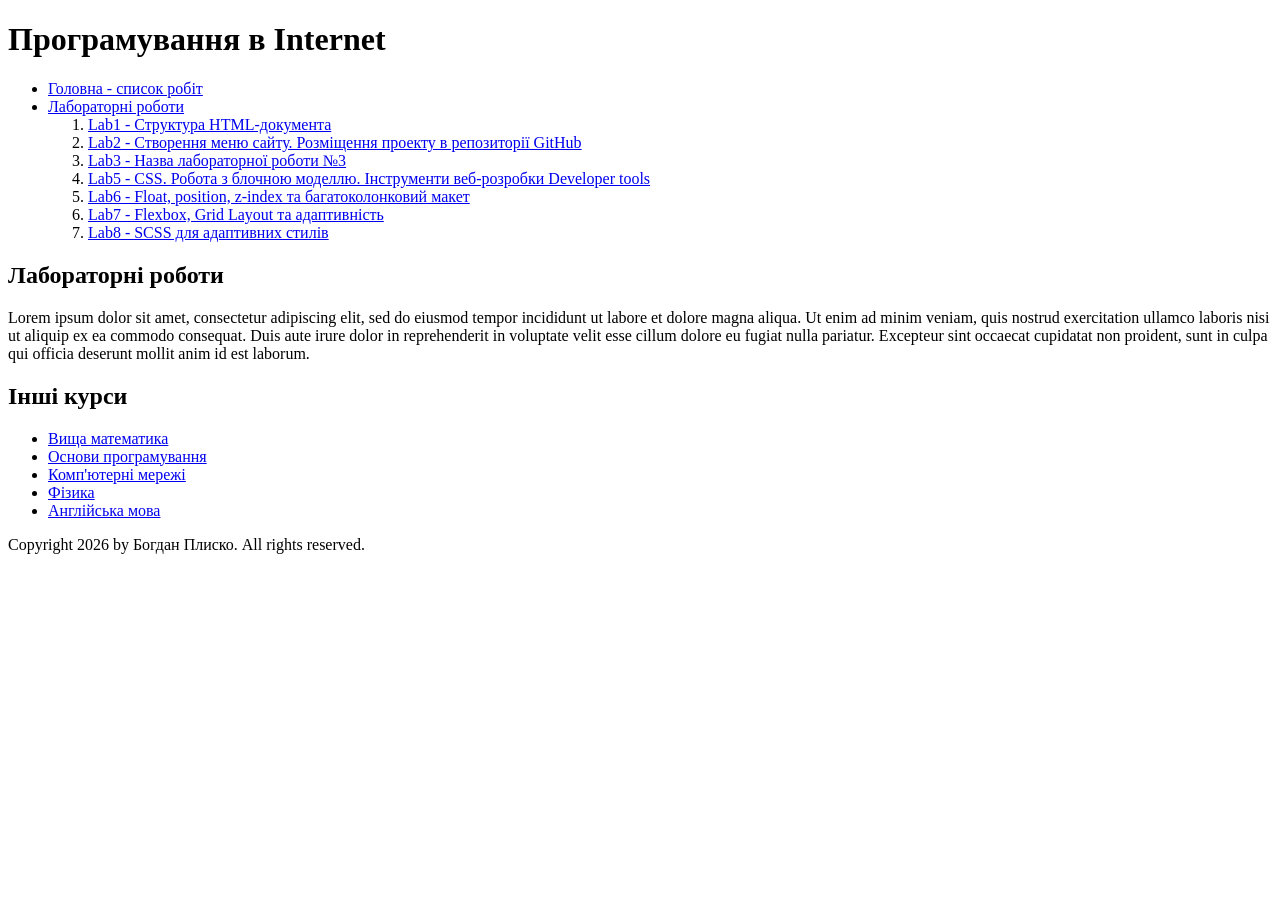
<file: index.html>
<!DOCTYPE html>
<html lang="uk">
<head>
  <meta charset="UTF-8">
  <meta name="viewport" content="width=device-width, initial-scale=1.0">
  <title>Програмування в Internet</title>
</head>
<body>
  <header>
    <h1>Програмування в Internet</h1>
  </header>

  <nav>
    <ul>
      <li><a href="/">Головна - список робіт</a></li>
      <li>
        <a href="#labs">Лабораторні роботи</a>
        <ol>
          <li><a href="/lab1/index.html">Lab1 - Структура HTML-документа</a></li>
          <li><a href="/lab2/index.html">Lab2 - Створення меню сайту. Розміщення проекту в репозиторії GitHub</a></li>
          <li><a href="/lab3/index.html">Lab3 - Назва лабораторної роботи №3</a></li>
          <li><a href="/lab5/index.html">Lab5 - CSS. Робота з блочною моделлю. Інструменти веб-розробки Developer tools</a></li>
          <li><a href="/lab6/index.html">Lab6 - Float, position, z-index та багатоколонковий макет</a></li>
          <li><a href="/lab7/index.html">Lab7 - Flexbox, Grid Layout та адаптивність</a></li>
          <li><a href="/lab8/index.html">Lab8 - SCSS для адаптивних стилів</a></li>
        </ol>
      </li>
    </ul>
  </nav>

  <main>
      <section id="labs">
        <h2>Лабораторні роботи</h2>
        <p>Lorem ipsum dolor sit amet, consectetur adipiscing elit, sed do eiusmod tempor incididunt ut labore et dolore magna aliqua. Ut enim ad minim veniam, quis nostrud exercitation ullamco laboris nisi ut aliquip ex ea commodo consequat. Duis aute irure dolor in reprehenderit in voluptate velit esse cillum dolore eu fugiat nulla pariatur. Excepteur sint occaecat cupidatat non proident, sunt in culpa qui officia deserunt mollit anim id est laborum.</p>
      </section>
  </main>
      <h2>Інші курси</h2>
      <ul>
        <li><a href="https://google.com" target="_blank">Вища математика</a></li>
        <li><a href="https://google.com" target="_blank">Основи програмування</a></li>
        <li><a href="https://google.com" target="_blank">Комп'ютерні мережі</a></li>
        <li><a href="https://google.com" target="_blank">Фізика</a></li>
        <li><a href="https://google.com" target="_blank">Англійська мова</a></li>
      </ul>
  </main>

  <footer>
    <p>Copyright 2026 by Богдан Плиско. All rights reserved.</p>
  </footer>
</body>
</html>
</file>
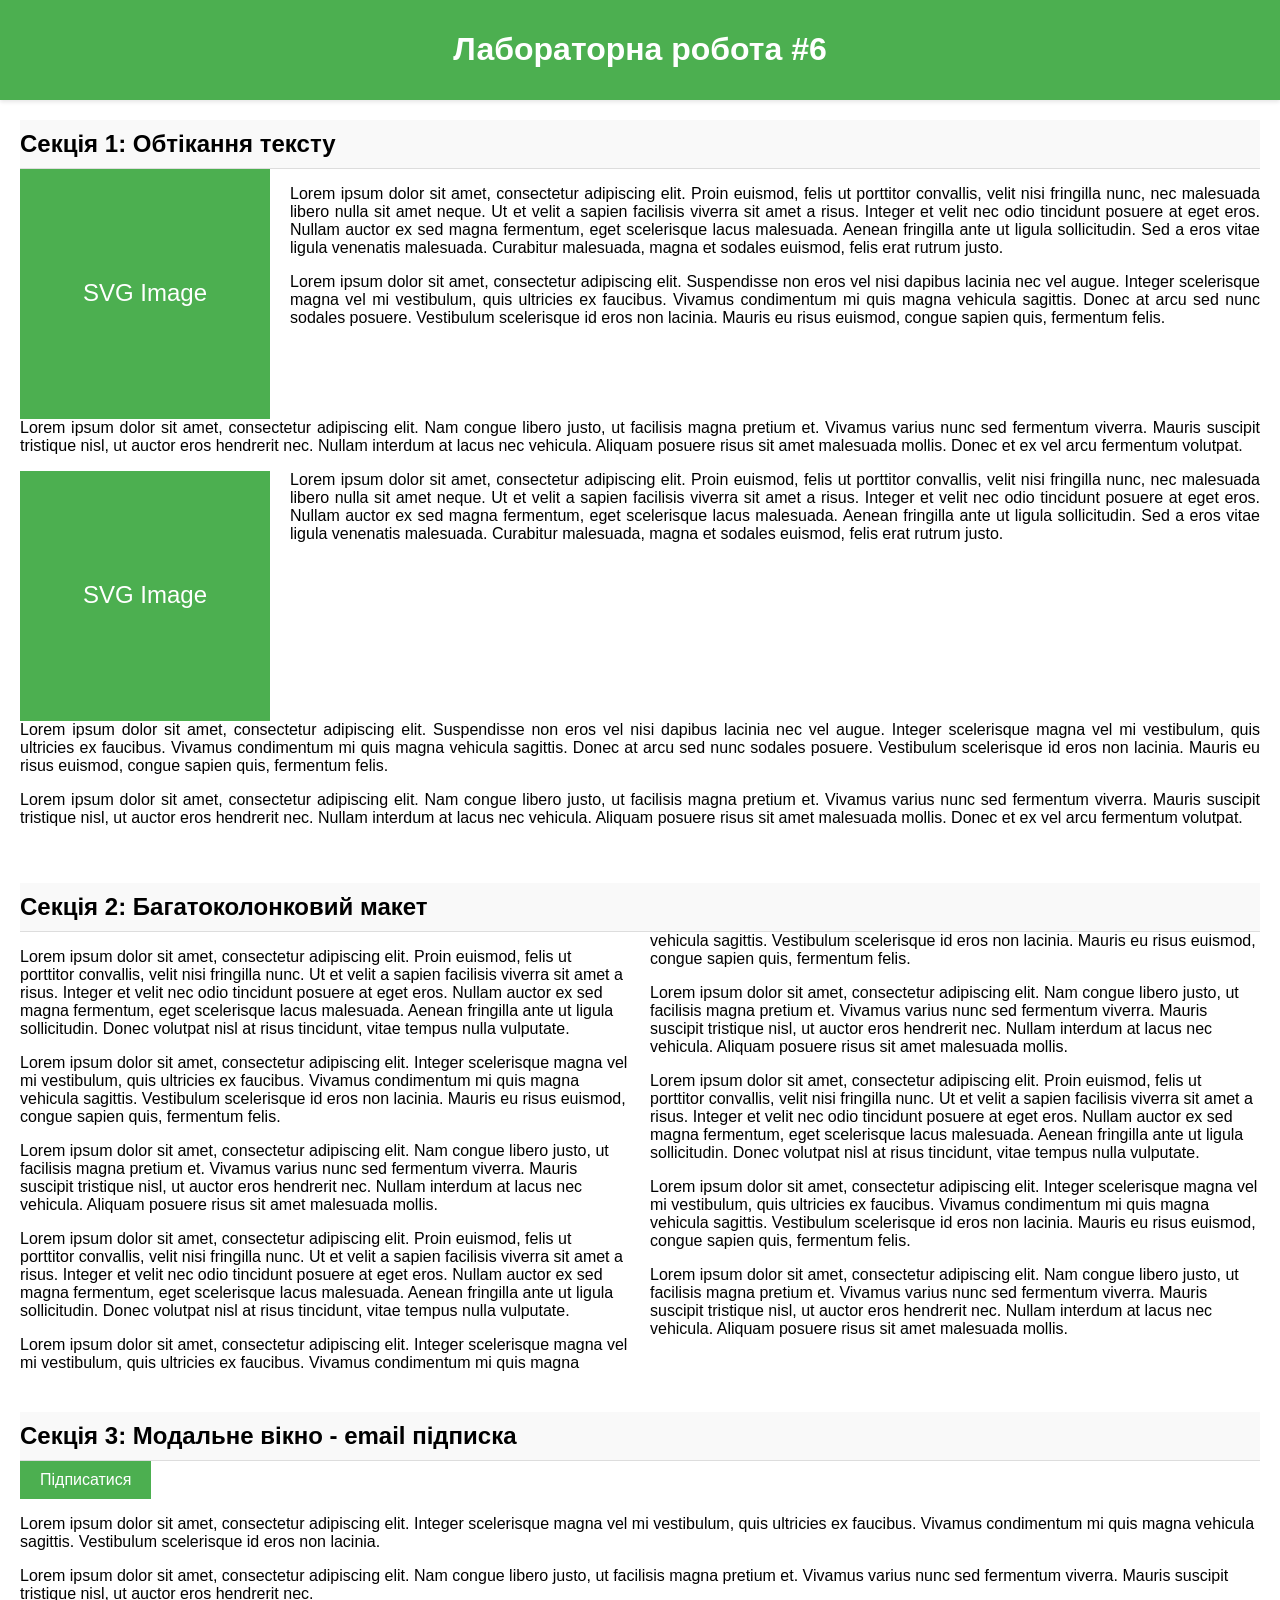
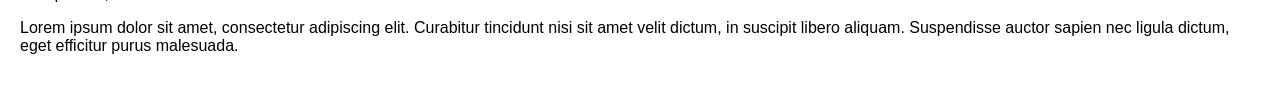
<file: lab6/index.html>
<!DOCTYPE html>
<html lang="uk">
<head>
    <meta charset="UTF-8">
    <meta name="viewport" content="width=device-width, initial-scale=1.0">
    <title>Лабораторна робота #6: floats, positioning, multicolumn layout.</title>
    <link rel="stylesheet" href="css/styles.css">
</head>
<body>
<header>
    <h1>Лабораторна робота #6</h1>
</header>

<!-- Секція 1 -->
<section id="section-1">
    <h2>Секція 1: Обтікання тексту</h2>
    <img src="img/image.svg" alt="SVG зображення">
    <p class="text">
        Lorem ipsum dolor sit amet, consectetur adipiscing elit.
        Proin euismod, felis ut porttitor convallis, velit nisi fringilla nunc, nec malesuada libero nulla sit amet neque.
        Ut et velit a sapien facilisis viverra sit amet a risus. Integer et velit nec odio tincidunt posuere at eget eros.
        Nullam auctor ex sed magna fermentum, eget scelerisque lacus malesuada. Aenean fringilla ante ut ligula sollicitudin.
        Sed a eros vitae ligula venenatis malesuada. Curabitur malesuada, magna et sodales euismod, felis erat rutrum justo.
    </p>
    <p class="text">
        Lorem ipsum dolor sit amet, consectetur adipiscing elit. Suspendisse non eros vel nisi dapibus lacinia nec vel augue.
        Integer scelerisque magna vel mi vestibulum, quis ultricies ex faucibus. Vivamus condimentum mi quis magna vehicula sagittis.
        Donec at arcu sed nunc sodales posuere. Vestibulum scelerisque id eros non lacinia. Mauris eu risus euismod, congue sapien quis,
        fermentum felis.
    </p>
    <p class="text clear">
        Lorem ipsum dolor sit amet, consectetur adipiscing elit. Nam congue libero justo, ut facilisis magna pretium et.
        Vivamus varius nunc sed fermentum viverra. Mauris suscipit tristique nisl, ut auctor eros hendrerit nec.
        Nullam interdum at lacus nec vehicula. Aliquam posuere risus sit amet malesuada mollis. Donec et ex vel arcu fermentum volutpat.
    </p>
    <img src="img/image.svg" alt="SVG зображення">
    <p class="text">
        Lorem ipsum dolor sit amet, consectetur adipiscing elit.
        Proin euismod, felis ut porttitor convallis, velit nisi fringilla nunc, nec malesuada libero nulla sit amet neque.
        Ut et velit a sapien facilisis viverra sit amet a risus. Integer et velit nec odio tincidunt posuere at eget eros.
        Nullam auctor ex sed magna fermentum, eget scelerisque lacus malesuada. Aenean fringilla ante ut ligula sollicitudin.
        Sed a eros vitae ligula venenatis malesuada. Curabitur malesuada, magna et sodales euismod, felis erat rutrum justo.
    </p>
    <p class="text clear">
        Lorem ipsum dolor sit amet, consectetur adipiscing elit. Suspendisse non eros vel nisi dapibus lacinia nec vel augue.
        Integer scelerisque magna vel mi vestibulum, quis ultricies ex faucibus. Vivamus condimentum mi quis magna vehicula sagittis.
        Donec at arcu sed nunc sodales posuere. Vestibulum scelerisque id eros non lacinia. Mauris eu risus euismod, congue sapien quis,
        fermentum felis.
    </p>
    <p class="text">
        Lorem ipsum dolor sit amet, consectetur adipiscing elit. Nam congue libero justo, ut facilisis magna pretium et.
        Vivamus varius nunc sed fermentum viverra. Mauris suscipit tristique nisl, ut auctor eros hendrerit nec.
        Nullam interdum at lacus nec vehicula. Aliquam posuere risus sit amet malesuada mollis. Donec et ex vel arcu fermentum volutpat.
    </p>
</section>

<!-- Секція 2 -->
<section id="section-2">
    <h2>Секція 2: Багатоколонковий макет</h2>
    <div class="multicolumn-text">
        <p>
            Lorem ipsum dolor sit amet, consectetur adipiscing elit. Proin euismod, felis ut porttitor convallis, velit nisi fringilla nunc.
            Ut et velit a sapien facilisis viverra sit amet a risus. Integer et velit nec odio tincidunt posuere at eget eros.
            Nullam auctor ex sed magna fermentum, eget scelerisque lacus malesuada. Aenean fringilla ante ut ligula sollicitudin.
            Donec volutpat nisl at risus tincidunt, vitae tempus nulla vulputate.
        </p>
        <p>
            Lorem ipsum dolor sit amet, consectetur adipiscing elit. Integer scelerisque magna vel mi vestibulum, quis ultricies ex faucibus.
            Vivamus condimentum mi quis magna vehicula sagittis. Vestibulum scelerisque id eros non lacinia. Mauris eu risus euismod,
            congue sapien quis, fermentum felis.
        </p>
        <p>
            Lorem ipsum dolor sit amet, consectetur adipiscing elit. Nam congue libero justo, ut facilisis magna pretium et.
            Vivamus varius nunc sed fermentum viverra. Mauris suscipit tristique nisl, ut auctor eros hendrerit nec.
            Nullam interdum at lacus nec vehicula. Aliquam posuere risus sit amet malesuada mollis.
        </p>
        <p>
            Lorem ipsum dolor sit amet, consectetur adipiscing elit. Proin euismod, felis ut porttitor convallis, velit nisi fringilla nunc.
            Ut et velit a sapien facilisis viverra sit amet a risus. Integer et velit nec odio tincidunt posuere at eget eros.
            Nullam auctor ex sed magna fermentum, eget scelerisque lacus malesuada. Aenean fringilla ante ut ligula sollicitudin.
            Donec volutpat nisl at risus tincidunt, vitae tempus nulla vulputate.
        </p>
        <p>
            Lorem ipsum dolor sit amet, consectetur adipiscing elit. Integer scelerisque magna vel mi vestibulum, quis ultricies ex faucibus.
            Vivamus condimentum mi quis magna vehicula sagittis. Vestibulum scelerisque id eros non lacinia. Mauris eu risus euismod,
            congue sapien quis, fermentum felis.
        </p>
        <p>
            Lorem ipsum dolor sit amet, consectetur adipiscing elit. Nam congue libero justo, ut facilisis magna pretium et.
            Vivamus varius nunc sed fermentum viverra. Mauris suscipit tristique nisl, ut auctor eros hendrerit nec.
            Nullam interdum at lacus nec vehicula. Aliquam posuere risus sit amet malesuada mollis.
        </p>
        <p>
            Lorem ipsum dolor sit amet, consectetur adipiscing elit. Proin euismod, felis ut porttitor convallis, velit nisi fringilla nunc.
            Ut et velit a sapien facilisis viverra sit amet a risus. Integer et velit nec odio tincidunt posuere at eget eros.
            Nullam auctor ex sed magna fermentum, eget scelerisque lacus malesuada. Aenean fringilla ante ut ligula sollicitudin.
            Donec volutpat nisl at risus tincidunt, vitae tempus nulla vulputate.
        </p>
        <p>
            Lorem ipsum dolor sit amet, consectetur adipiscing elit. Integer scelerisque magna vel mi vestibulum, quis ultricies ex faucibus.
            Vivamus condimentum mi quis magna vehicula sagittis. Vestibulum scelerisque id eros non lacinia. Mauris eu risus euismod,
            congue sapien quis, fermentum felis.
        </p>
        <p>
            Lorem ipsum dolor sit amet, consectetur adipiscing elit. Nam congue libero justo, ut facilisis magna pretium et.
            Vivamus varius nunc sed fermentum viverra. Mauris suscipit tristique nisl, ut auctor eros hendrerit nec.
            Nullam interdum at lacus nec vehicula. Aliquam posuere risus sit amet malesuada mollis.
        </p>
    </div>
</section>

<!-- Секція 3 -->
<section id="section-3">
    <h2>Секція 3: Модальне вікно - email підписка</h2>
    <button id="subscribe-button">Підписатися</button>
    <p>
        Lorem ipsum dolor sit amet, consectetur adipiscing elit. Integer scelerisque magna vel mi vestibulum, quis ultricies ex faucibus.
        Vivamus condimentum mi quis magna vehicula sagittis. Vestibulum scelerisque id eros non lacinia.
    </p>
    <p>
        Lorem ipsum dolor sit amet, consectetur adipiscing elit. Nam congue libero justo, ut facilisis magna pretium et.
        Vivamus varius nunc sed fermentum viverra. Mauris suscipit tristique nisl, ut auctor eros hendrerit nec.
    </p>
    <p>
        Lorem ipsum dolor sit amet, consectetur adipiscing elit. Curabitur tincidunt nisi sit amet velit dictum, in suscipit libero aliquam.
        Suspendisse auctor sapien nec ligula dictum, eget efficitur purus malesuada.
    </p>
</section>

<!-- Модальне вікно -->
<div id="modal" class="hidden">
    <div class="modal-content">
        <form id="subscribe-form">
            <label for="email">Введіть вашу електронну пошту:</label>
            <input type="email" id="email" name="email" required>
            <button type="submit">Зберегти</button>
        </form>
    </div>
</div>

<!-- JavaScript -->
<script>
    const subscribeButton = document.getElementById("subscribe-button");
    const modal = document.getElementById("modal");

    subscribeButton.addEventListener("click", () => {
        modal.classList.remove("hidden");
    });

    modal.addEventListener("click", (event) => {
        if (event.target === modal) {
            modal.classList.add("hidden");
        }
    });
</script>
</body>
</html>
</file>
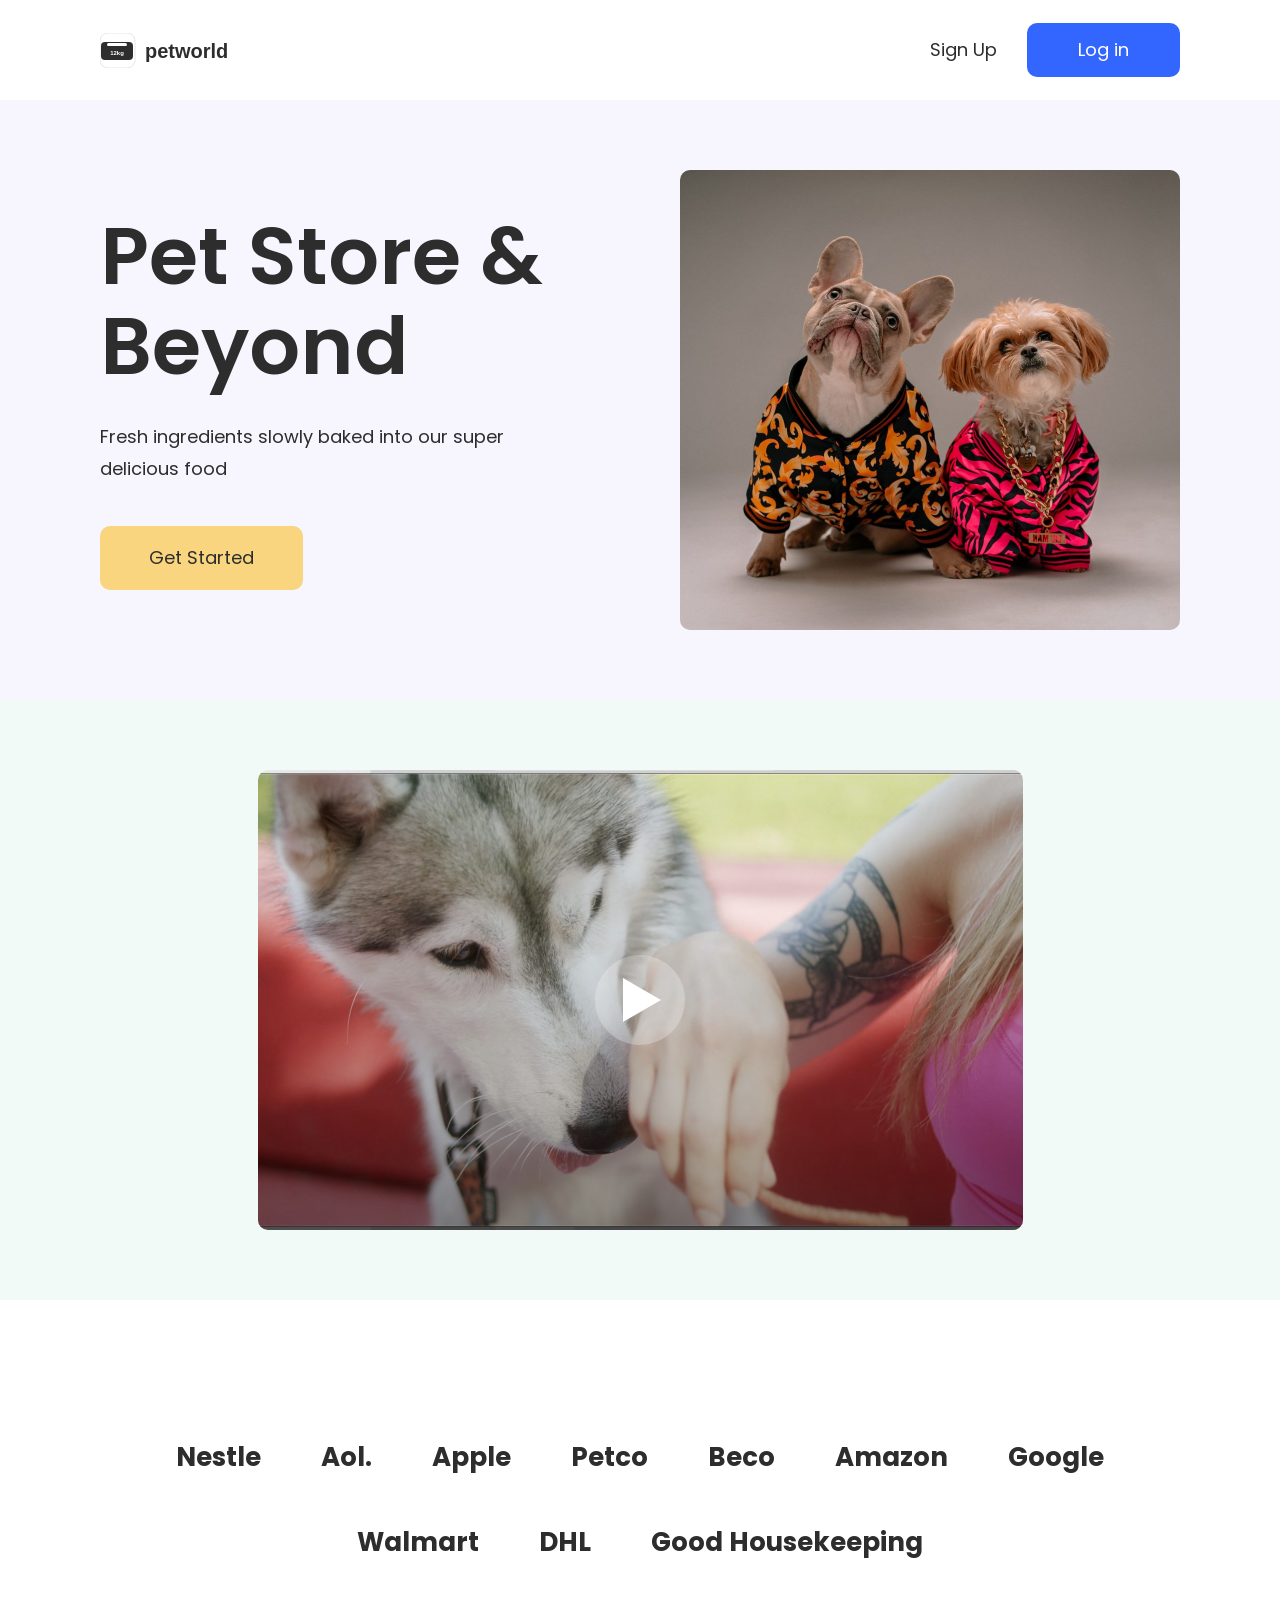
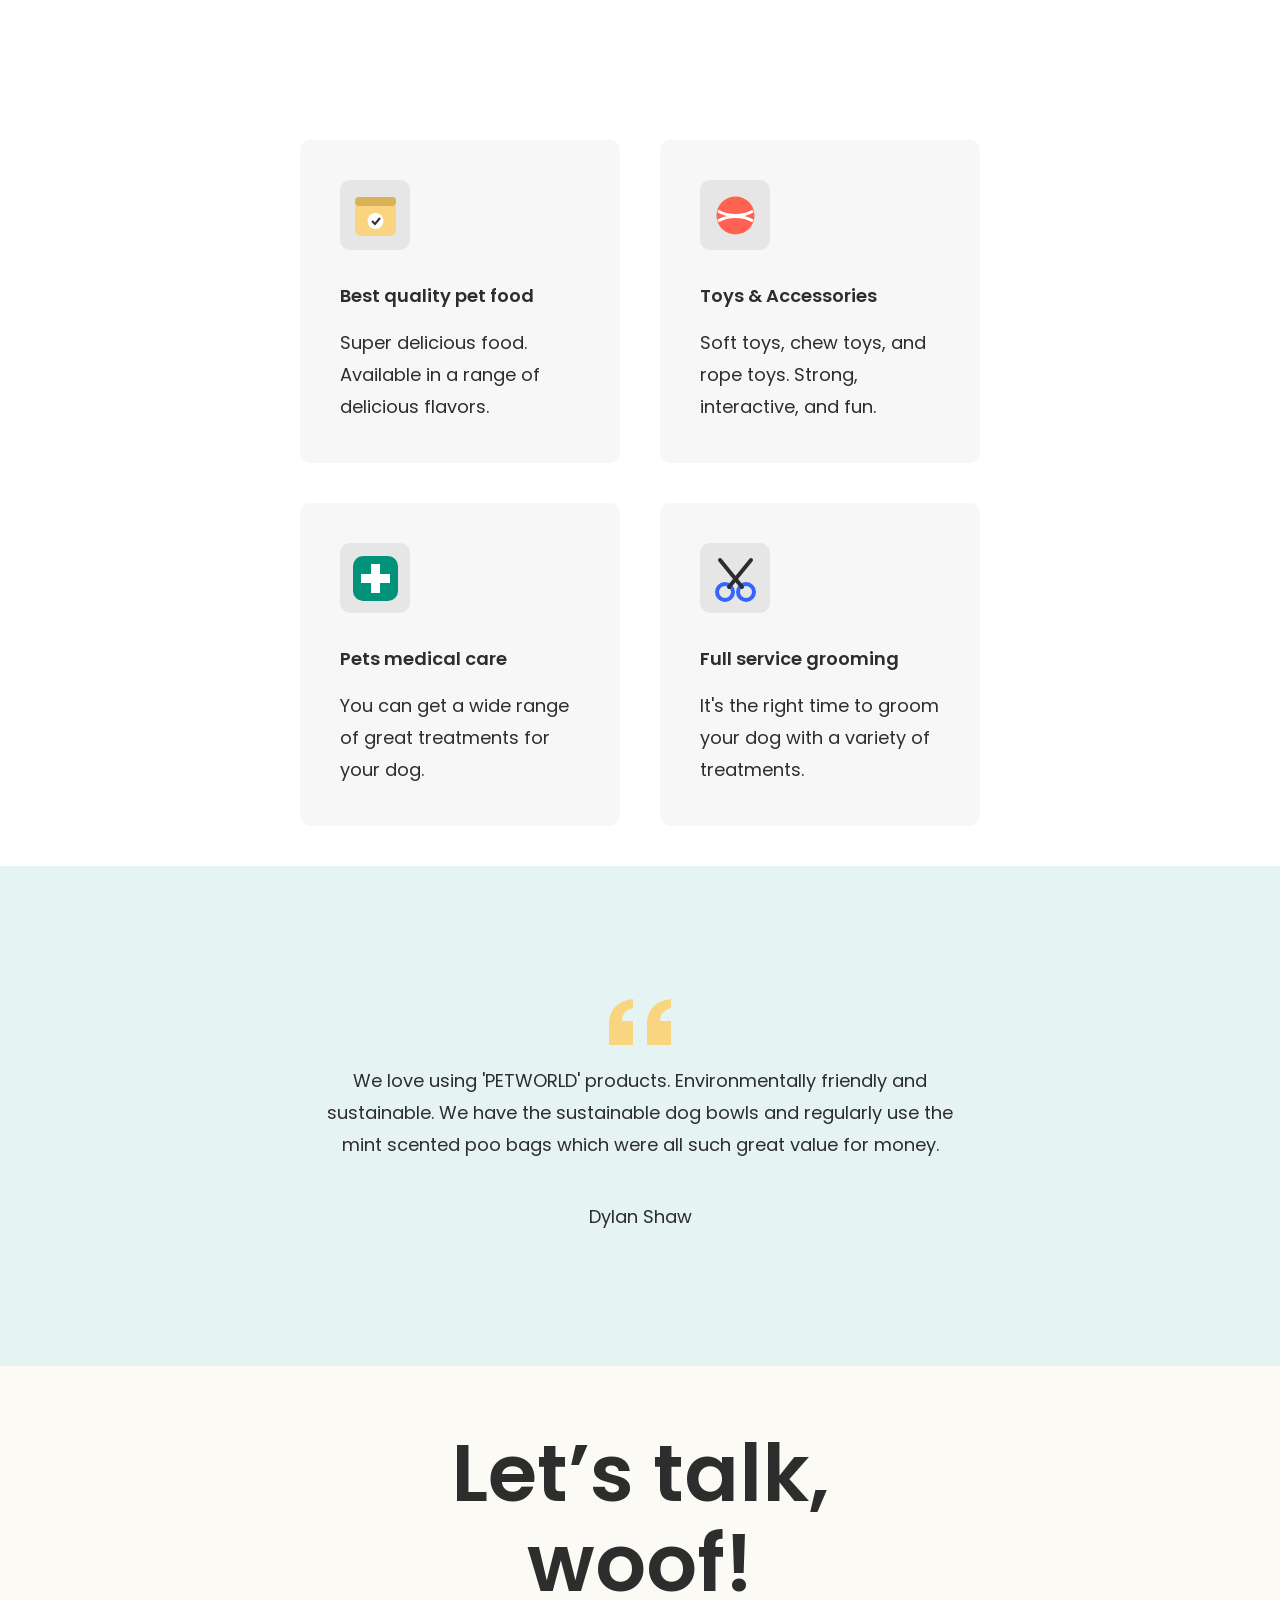
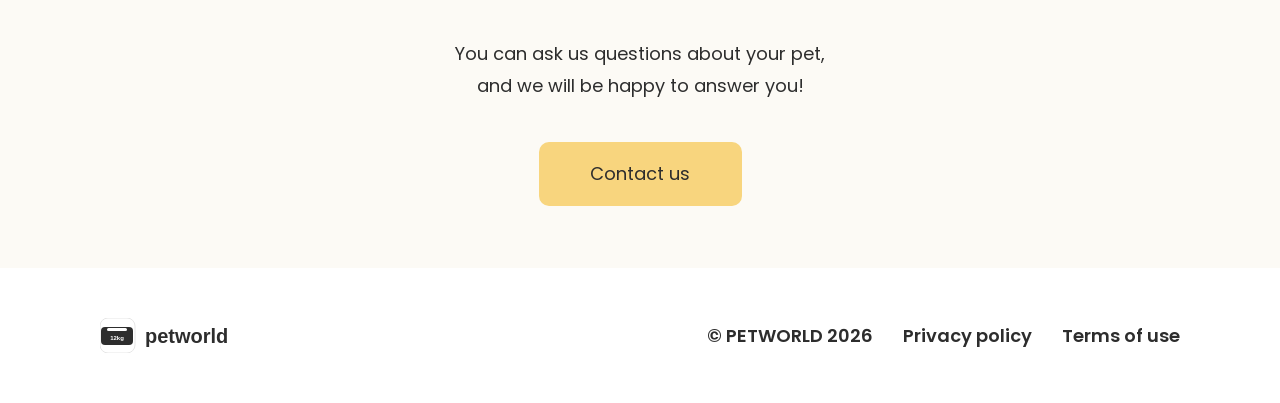
<file: pw2/index.html>
<!DOCTYPE html>
<html lang="en">
<head>
    <meta charset="UTF-8">
    <meta name="viewport" content="width=device-width, initial-scale=1.0">
    <title>Petworld. Pet Store &amp; Beyond</title>
    <link rel="preconnect" href="https://fonts.googleapis.com">
    <link rel="preconnect" href="https://fonts.gstatic.com" crossorigin>
    <link href="https://fonts.googleapis.com/css2?family=Poppins:wght@400;600;700&display=swap" rel="stylesheet">
    <link rel="stylesheet" href="css/style.css">
</head>
<body>
    <header class="top-bar">
        <div class="top-bar__inner">
            <a href="#" class="logo"><img src="assets/logo.svg" width="154" height="35" alt="Petworld"></a>
            <nav class="top-bar__nav" aria-label="Account">
                <a href="#" class="top-bar__link">Sign Up</a>
                <a href="#" class="btn btn--blue">Log in</a>
            </nav>
        </div>
    </header>

    <main>
        <section class="hero">
            <div class="hero__inner">
                <div class="hero__text">
                    <h1>Pet Store &amp; Beyond</h1>
                    <p>Fresh ingredients slowly baked into our super delicious food</p>
                    <a href="#" class="btn btn--yellow">Get Started</a>
                </div>
                <img class="hero__image" src="assets/hero-pets@2x.jpg" width="500" height="460" alt="Two dogs in bright patterned jackets">
            </div>
        </section>

        <section class="video" aria-label="Promo video">
            <div class="video__box">
                <img src="assets/video-cover@2x.jpg" width="765" height="460" alt="A woman feeding a husky">
                <button class="video__play" type="button" aria-label="Play video"></button>
            </div>
        </section>

        <section class="logos" aria-label="Brands that trust us">
            <ul class="logos__list">
                <li>Nestle</li>
                <li>Aol.</li>
                <li>Apple</li>
                <li>Petco</li>
                <li>Beco</li>
                <li>Amazon</li>
                <li>Google</li>
                <li>Walmart</li>
                <li>DHL</li>
                <li>Good Housekeeping</li>
            </ul>
        </section>

        <section class="features">
            <h2 class="visually-hidden">Our services</h2>
            <div class="features__grid">
                <article class="card">
                    <div class="card__icon"><img src="assets/icon-food.svg" width="65" height="65" alt=""></div>
                    <div class="card__text">
                        <h3>Best quality pet food</h3>
                        <p>Super delicious food. Available in a range of delicious flavors.</p>
                    </div>
                </article>
                <article class="card">
                    <div class="card__icon"><img src="assets/icon-toys.svg" width="65" height="65" alt=""></div>
                    <div class="card__text">
                        <h3>Toys &amp; Accessories</h3>
                        <p>Soft toys, chew toys, and rope toys. Strong, interactive, and fun.</p>
                    </div>
                </article>
                <article class="card">
                    <div class="card__icon"><img src="assets/icon-medical.svg" width="65" height="65" alt=""></div>
                    <div class="card__text">
                        <h3>Pets medical care</h3>
                        <p>You can get a wide range of great treatments for your dog.</p>
                    </div>
                </article>
                <article class="card">
                    <div class="card__icon"><img src="assets/icon-grooming.svg" width="65" height="65" alt=""></div>
                    <div class="card__text">
                        <h3>Full service grooming</h3>
                        <p>It's the right time to groom your dog with a variety of treatments.</p>
                    </div>
                </article>
            </div>
        </section>

        <section class="feedback">
            <figure class="feedback__inner">
                <img src="assets/quote.svg" width="62" height="46" alt="">
                <blockquote>
                    <p>We love using 'PETWORLD' products. Environmentally friendly and sustainable. We have the sustainable dog bowls and regularly use the mint scented poo bags which were all such great value for money.</p>
                </blockquote>
                <figcaption>Dylan Shaw</figcaption>
            </figure>
        </section>

        <section class="cta">
            <div class="cta__inner">
                <h2>Let’s talk, woof!</h2>
                <p>You can ask us questions about your pet, and we will be happy to answer you!</p>
                <a href="#" class="btn btn--yellow">Contact us</a>
            </div>
        </section>
    </main>

    <footer class="footer">
        <div class="footer__inner">
            <a href="#" class="logo"><img src="assets/logo.svg" width="154" height="35" alt="Petworld"></a>
            <ul class="footer__links">
                <li>© PETWORLD 2026</li>
                <li><a href="#">Privacy policy</a></li>
                <li><a href="#">Terms of use</a></li>
            </ul>
        </div>
    </footer>
</body>
</html>
</file>
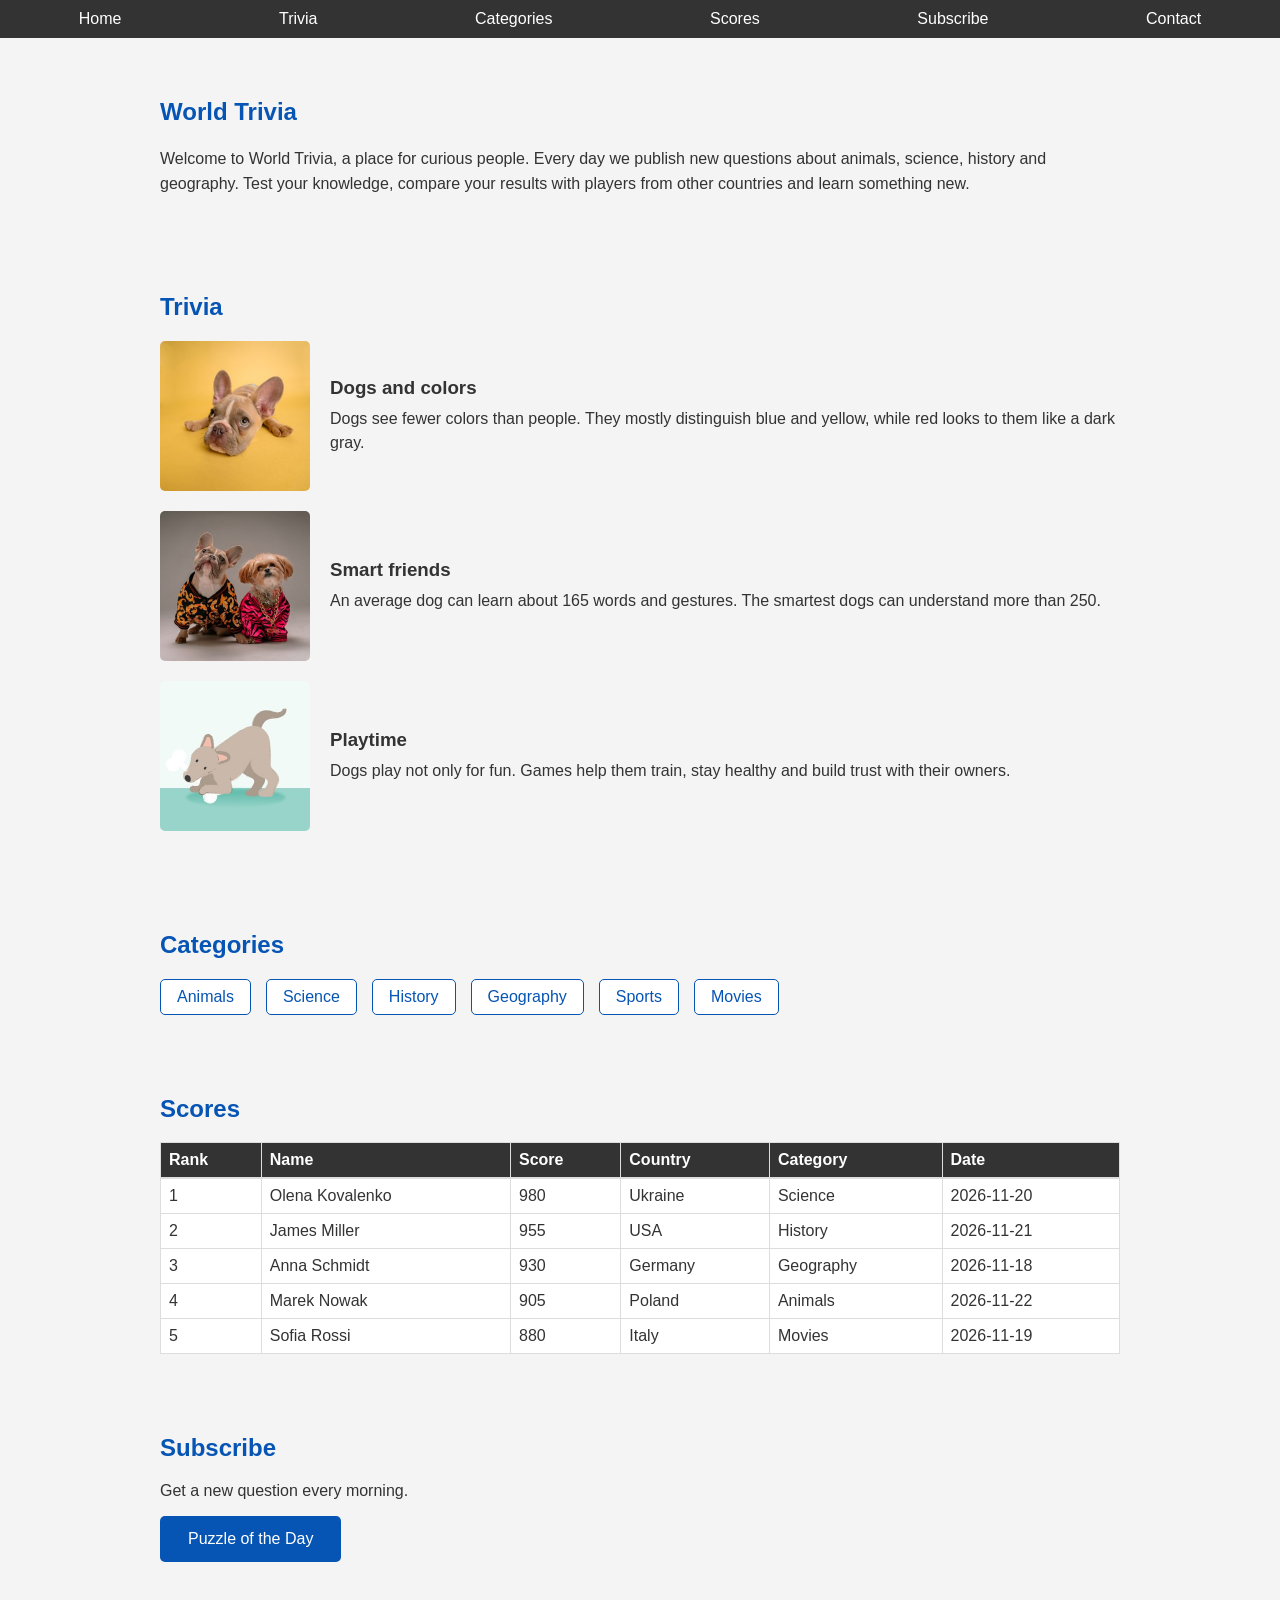
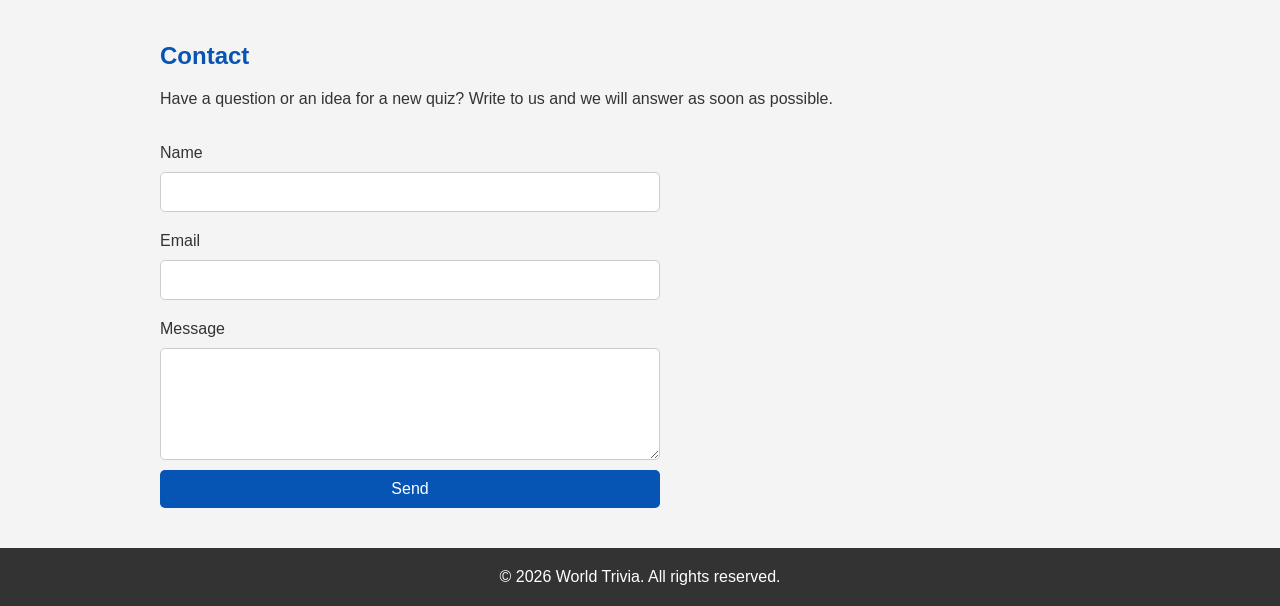
<file: pw3/index.html>
<!DOCTYPE html>
<html lang="en">
<head>
    <meta charset="UTF-8">
    <meta name="viewport" content="width=device-width, initial-scale=1.0">
    <title>World Trivia</title>
    <link rel="stylesheet" href="css/style.css">
</head>
<body>
    <a class="skip-link" href="#main">Skip to content</a>

    <header class="site-header">
        <nav aria-label="Main navigation">
            <ul class="nav">
                <li><a href="#home">Home</a></li>
                <li><a href="#trivia">Trivia</a></li>
                <li><a href="#categories">Categories</a></li>
                <li><a href="#scores">Scores</a></li>
                <li><a href="#subscribe">Subscribe</a></li>
                <li><a href="#contact">Contact</a></li>
            </ul>
        </nav>
    </header>

    <main id="main">
        <section id="home">
            <h1>World Trivia</h1>
            <p>Welcome to World Trivia, a place for curious people. Every day we publish new questions about animals, science, history and geography. Test your knowledge, compare your results with players from other countries and learn something new.</p>
        </section>

        <section id="trivia">
            <h2>Trivia</h2>
            <article class="trivia-item">
                <img src="assets/trivia-dog.jpg" alt="A French bulldog lying on a yellow background">
                <div>
                    <h3>Dogs and colors</h3>
                    <p>Dogs see fewer colors than people. They mostly distinguish blue and yellow, while red looks to them like a dark gray.</p>
                </div>
            </article>
            <article class="trivia-item">
                <img src="assets/trivia-costumes.jpg" alt="Two small dogs wearing colorful jackets">
                <div>
                    <h3>Smart friends</h3>
                    <p>An average dog can learn about 165 words and gestures. The smartest dogs can understand more than 250.</p>
                </div>
            </article>
            <article class="trivia-item">
                <img src="assets/trivia-cartoon.jpg" alt="A cartoon dog playing with a ball">
                <div>
                    <h3>Playtime</h3>
                    <p>Dogs play not only for fun. Games help them train, stay healthy and build trust with their owners.</p>
                </div>
            </article>
        </section>

        <section id="categories">
            <h2>Categories</h2>
            <ul class="categories">
                <li><a href="#">Animals</a></li>
                <li><a href="#">Science</a></li>
                <li><a href="#">History</a></li>
                <li><a href="#">Geography</a></li>
                <li><a href="#">Sports</a></li>
                <li><a href="#">Movies</a></li>
            </ul>
        </section>

        <section id="scores">
            <h2>Scores</h2>
            <table class="scores-table">
                <caption class="visually-hidden">Top players of World Trivia</caption>
                <thead>
                    <tr>
                        <th scope="col">Rank</th>
                        <th scope="col">Name</th>
                        <th scope="col">Score</th>
                        <th scope="col">Country</th>
                        <th scope="col">Category</th>
                        <th scope="col">Date</th>
                    </tr>
                </thead>
                <tbody>
                    <tr>
                        <td>1</td>
                        <td>Olena Kovalenko</td>
                        <td>980</td>
                        <td>Ukraine</td>
                        <td>Science</td>
                        <td>2026-11-20</td>
                    </tr>
                    <tr>
                        <td>2</td>
                        <td>James Miller</td>
                        <td>955</td>
                        <td>USA</td>
                        <td>History</td>
                        <td>2026-11-21</td>
                    </tr>
                    <tr>
                        <td>3</td>
                        <td>Anna Schmidt</td>
                        <td>930</td>
                        <td>Germany</td>
                        <td>Geography</td>
                        <td>2026-11-18</td>
                    </tr>
                    <tr>
                        <td>4</td>
                        <td>Marek Nowak</td>
                        <td>905</td>
                        <td>Poland</td>
                        <td>Animals</td>
                        <td>2026-11-22</td>
                    </tr>
                    <tr>
                        <td>5</td>
                        <td>Sofia Rossi</td>
                        <td>880</td>
                        <td>Italy</td>
                        <td>Movies</td>
                        <td>2026-11-19</td>
                    </tr>
                </tbody>
            </table>
        </section>

        <section id="subscribe">
            <h2>Subscribe</h2>
            <p>Get a new question every morning.</p>
            <button type="button" class="subscribe-btn" aria-label="Subscribe to Puzzle of the Day">Puzzle of the Day</button>
        </section>

        <section id="contact">
            <h2>Contact</h2>
            <p>Have a question or an idea for a new quiz? Write to us and we will answer as soon as possible.</p>
            <form class="contact-form" action="#" method="post">
                <label for="name">Name</label>
                <input type="text" id="name" name="name" required>

                <label for="email">Email</label>
                <input type="email" id="email" name="email" required>

                <label for="message">Message</label>
                <textarea id="message" name="message" rows="5" required></textarea>

                <button type="submit" class="contact-form__btn">Send</button>
            </form>
        </section>
    </main>

    <footer class="site-footer">
        <p>&copy; 2026 World Trivia. All rights reserved.</p>
    </footer>
</body>
</html>
</file>
<file: lab6/css/styles.css>
body {
    font-family: Arial, sans-serif;
    margin: 0;
    padding: 0;
}

header {
    text-align: center;
    background: #4CAF50;
    color: white;
    padding: 10px 0;
    position: sticky;
    top: 0;
    z-index: 100;
    box-shadow: 0 2px 4px rgba(0, 0, 0, 0.1);
}

section {
    padding: 20px;
}

h2 {
    position: sticky;
    top: 100px;
    background: #f9f9f9;
    padding: 10px 0;
    margin: 0;
    z-index: 50;
    border-bottom: 1px solid #ddd;
}

/* Секція 1 */
#section-1 img {
    float: left;
    margin-right: 20px;
    width: 250px;
    height: 250px;
}

.text {
    text-align: justify;
}

.clear {
    clear: both;
}

/* Секція 2 */
.multicolumn-text {
    column-width: 300px;
    column-gap: 20px;
    column-count: 2; /* Текст у 2 колонки */
}


/* Секція 3 */
#subscribe-button {
    padding: 10px 20px;
    font-size: 16px;
    background-color: #4CAF50;
    color: white;
    border: none;
    cursor: pointer;
}

#subscribe-button:hover {
    background-color: #45a049;
}

/* Модальне вікно */
#modal.hidden {
    display: none;
}

#modal {
    position: fixed;
    top: 0;
    left: 0;
    width: 100%;
    height: 100%;
    background: rgba(0, 0, 0, 0.5);
    display: flex;
    justify-content: center;
    align-items: center;
    z-index: 1000;
}

.modal-content {
    background: white;
    width: 50%;
    height: 50%;
    padding: 20px;
    border-radius: 5px;
    text-align: center;
    box-shadow: 0 4px 8px rgba(0, 0, 0, 0.2);
}

input[type="email"] {
    padding: 10px;
    width: 80%;
    margin: 10px 0;
    font-size: 16px;
    box-sizing: border-box;
}

button[type="submit"] {
    padding: 10px 20px;
    background-color: #4CAF50;
    color: white;
    border: none;
    cursor: pointer;
}
</file>
<file: pw2/css/style.css>
* {
    margin: 0;
    padding: 0;
    box-sizing: border-box;
}

body {
    font-family: 'Poppins', sans-serif;
    font-size: 18px;
    line-height: 32px;
    color: #2d2d2d;
    background: #fff;
}

img {
    display: block;
    max-width: 100%;
}

a {
    color: inherit;
    text-decoration: none;
}

ul {
    list-style: none;
}

.visually-hidden {
    position: absolute;
    width: 1px;
    height: 1px;
    overflow: hidden;
    clip: rect(0 0 0 0);
    white-space: nowrap;
}

/* Кнопки */
.btn {
    display: inline-flex;
    align-items: center;
    justify-content: center;
    border-radius: 10px;
    transition: opacity 0.2s, transform 0.2s;
}

.btn:hover {
    opacity: 0.85;
    transform: translateY(-2px);
}

.btn--yellow {
    width: 203px;
    height: 64px;
    background: #f8d57e;
    color: #2d2d2d;
}

.btn--blue {
    width: 153px;
    height: 54px;
    background: #3366ff;
    color: #fff;
}

/* Верхня панель */
.top-bar {
    height: 100px;
    background: #fff;
}

.top-bar__inner {
    display: flex;
    align-items: center;
    justify-content: space-between;
    height: 100%;
    max-width: 1280px;
    margin: 0 auto;
    padding: 0 100px;
}

.top-bar__nav {
    display: flex;
    align-items: center;
    gap: 30px;
}

/* Hero */
.hero {
    background: #f7f5fd;
    height: 600px;
}

.hero__inner {
    display: flex;
    align-items: center;
    justify-content: space-between;
    max-width: 1280px;
    height: 100%;
    margin: 0 auto;
    padding: 0 100px;
}

.hero__text {
    display: flex;
    flex-direction: column;
    align-items: flex-start;
    width: 466px;
    gap: 30px;
}

.hero__text h1 {
    font-size: 80px;
    line-height: 90px;
    font-weight: 600;
}

.hero__text .btn {
    margin-top: 11px;
}

.hero__image {
    width: 500px;
    height: 460px;
    object-fit: cover;
    border-radius: 10px;
}

/* Відео */
.video {
    display: flex;
    align-items: center;
    justify-content: center;
    height: 600px;
    background: #f2faf8;
}

.video__box {
    position: relative;
    width: 765px;
    height: 460px;
    overflow: hidden;
    border-radius: 10px;
}

.video__box img {
    width: 100%;
    height: 100%;
    object-fit: cover;
}

.video__box::after {
    content: '';
    position: absolute;
    inset: 0;
    background: linear-gradient(180deg, rgba(0, 0, 0, 0) 40%, rgba(0, 0, 0, 0.35) 100%);
    pointer-events: none;
}

.video__play {
    position: absolute;
    top: 50%;
    left: 50%;
    z-index: 1;
    width: 90px;
    height: 90px;
    transform: translate(-50%, -50%);
    border: none;
    border-radius: 50%;
    background: rgba(255, 255, 255, 0.25);
    cursor: pointer;
    transition: background 0.2s;
}

.video__play::before {
    content: '';
    position: absolute;
    top: 50%;
    left: 52%;
    transform: translate(-50%, -50%);
    border-left: 38px solid #fff;
    border-top: 22px solid transparent;
    border-bottom: 22px solid transparent;
}

.video__play:hover {
    background: rgba(255, 255, 255, 0.45);
}

/* Логотипи партнерів */
.logos {
    display: flex;
    align-items: center;
    justify-content: center;
    height: 400px;
    background: #fff;
}

.logos__list {
    display: flex;
    flex-wrap: wrap;
    align-items: center;
    justify-content: center;
    gap: 50px 60px;
    max-width: 935px;
}

.logos__list li {
    font-size: 26px;
    font-weight: 700;
    line-height: 35px;
    color: #2d2d2d;
}

/* Переваги */
.features {
    display: flex;
    justify-content: center;
    padding: 40px 0;
    background: #fff;
}

.features__grid {
    display: flex;
    flex-wrap: wrap;
    gap: 40px;
    width: 680px;
}

.card {
    display: flex;
    flex-direction: column;
    gap: 30px;
    width: 320px;
    min-height: 304px;
    padding: 40px;
    background: #f7f7f7;
    border-radius: 10px;
}

.card__icon {
    display: flex;
    align-items: center;
    justify-content: center;
    width: 70px;
    height: 70px;
    background: #e6e6e6;
    border-radius: 10px;
}

.card__text {
    display: flex;
    flex-direction: column;
    gap: 15px;
}

.card h3 {
    font-size: 18px;
    font-weight: 600;
}

/* Відгук */
.feedback {
    display: flex;
    align-items: center;
    justify-content: center;
    height: 500px;
    background: #e5f4f2;
}

.feedback__inner {
    display: flex;
    flex-direction: column;
    align-items: center;
    gap: 20px;
    width: 662px;
    text-align: center;
}

.feedback figcaption {
    margin-top: 20px;
}

/* CTA */
.cta {
    display: flex;
    align-items: center;
    justify-content: center;
    height: 502px;
    background: #fcfaf5;
}

.cta__inner {
    display: flex;
    flex-direction: column;
    align-items: center;
    gap: 30px;
    max-width: 621px;
    text-align: center;
}

.cta__inner h2 {
    font-size: 80px;
    line-height: 90px;
    font-weight: 600;
}

.cta__inner p {
    max-width: 385px;
}

.cta__inner .btn {
    margin-top: 10px;
}

/* Футер */
.footer {
    height: 135px;
    background: #fff;
}

.footer__inner {
    display: flex;
    align-items: center;
    justify-content: space-between;
    height: 100%;
    max-width: 1280px;
    margin: 0 auto;
    padding: 0 100px;
}

.footer__links {
    display: flex;
    gap: 30px;
    font-weight: 600;
}

.footer__links a:hover {
    text-decoration: underline;
}

/* Мобільна версія (360px) */
@media (max-width: 767px) {
    .top-bar {
        height: 80px;
    }

    .top-bar__inner,
    .hero__inner,
    .footer__inner {
        padding: 0 20px;
    }

    .top-bar__nav {
        gap: 12px;
    }

    .top-bar__link {
        display: none;
    }

    .hero {
        height: auto;
        padding: 40px 0;
    }

    .hero__inner {
        flex-direction: column;
        gap: 40px;
    }

    .hero__text {
        width: 100%;
    }

    .hero__text h1,
    .cta__inner h2 {
        font-size: 50px;
        line-height: 60px;
    }

    .hero__image {
        width: 100%;
        height: auto;
        aspect-ratio: 500 / 460;
    }

    .video {
        height: 300px;
        padding: 0 20px;
    }

    .video__box {
        width: 100%;
        height: 220px;
    }

    .logos {
        height: auto;
        padding: 50px 20px;
    }

    .logos__list {
        gap: 24px 30px;
    }

    .features__grid {
        width: 100%;
        padding: 0 20px;
        justify-content: center;
    }

    .feedback {
        height: auto;
        padding: 60px 20px;
    }

    .feedback__inner {
        width: 100%;
    }

    .cta {
        height: auto;
        padding: 60px 20px;
    }

    .footer {
        height: auto;
        padding: 40px 0;
    }

    .footer__inner {
        flex-direction: column;
        align-items: flex-start;
        gap: 20px;
    }

    .footer__links {
        flex-wrap: wrap;
        gap: 10px 30px;
    }
}
</file>
<file: pw3/css/style.css>
/* Базові стилі сторінки */
body {
    margin: 0;
    padding: 0;
    font-family: Arial, sans-serif;
    font-size: 16px;
    color: #333;
    background-color: #f4f4f4;
}

img {
    max-width: 100%;
}

/* Клас для тексту, прихованого візуально, але доступного для screen reader */
.visually-hidden {
    position: absolute;
    width: 1px;
    height: 1px;
    margin: -1px;
    padding: 0;
    overflow: hidden;
    clip: rect(0, 0, 0, 0);
    white-space: nowrap;
    border: 0;
}

.skip-link {
    position: absolute;
    left: -9999px;
    top: 0;
    padding: 8px 12px;
    background: #fff;
    color: #0654b3;
}

.skip-link:focus {
    left: 0;
}

/* Шапка та меню */
.site-header {
    background-color: #333;
}

.nav {
    display: flex;
    justify-content: space-around;
    list-style: none;
    padding: 0;
    margin: 0;
}

.nav li {
    margin: 10px;
}

.nav a {
    color: white;
    text-decoration: none;
}

.nav a:hover {
    text-decoration: underline;
}

main {
    max-width: 1000px;
    margin: 0 auto;
    padding: 0 15px;
}

section {
    padding: 20px;
    margin: 20px 0;
}

/* Home */
#home {
    padding: 20px;
    margin: 20px 0;
}

#home h1 {
    color: #0654b3;
}

#home p {
    line-height: 1.6;
}

h2 {
    color: #0654b3;
}

/* Trivia */
.trivia-item {
    display: flex;
    align-items: center;
    margin-bottom: 20px;
}

.trivia-item img {
    width: 150px;
    margin-right: 20px;
    border-radius: 5px;
}

.trivia-item h3 {
    margin: 0 0 8px;
}

.trivia-item p {
    margin: 0;
    line-height: 1.5;
}

/* Categories */
.categories {
    display: flex;
    flex-wrap: wrap;
    gap: 15px;
    list-style: none;
    padding: 0;
    margin: 0;
}

.categories a {
    display: block;
    padding: 8px 16px;
    color: #0654b3;
    text-decoration: none;
    background: #fff;
    border: 1px solid #0654b3;
    border-radius: 5px;
}

.categories a:hover {
    color: #fff;
    background: #0654b3;
}

/* Scores */
.scores-table {
    width: 100%;
    border-collapse: collapse;
    background: #fff;
}

.scores-table th,
.scores-table td {
    padding: 8px;
    text-align: left;
    border: 1px solid #ddd;
}

.scores-table th {
    color: white;
    background-color: #333;
}

.scores-table tbody tr:hover {
    background: #eef3fb;
}

/* Subscribe */
.subscribe-btn {
    padding: 14px 28px;
    font-size: 16px;
    color: #fff;
    background-color: #0654b3;
    border: none;
    border-radius: 5px;
    cursor: pointer;
    animation: pulse 2s infinite;
}

.subscribe-btn:hover {
    background-color: #043d82;
}

@keyframes pulse {
    0% {
        transform: scale(1);
        box-shadow: 0 0 0 0 rgba(6, 84, 179, 0.5);
    }
    70% {
        transform: scale(1.05);
        box-shadow: 0 0 0 12px rgba(6, 84, 179, 0);
    }
    100% {
        transform: scale(1);
        box-shadow: 0 0 0 0 rgba(6, 84, 179, 0);
    }
}

/* Contact */
.contact-form {
    display: flex;
    flex-direction: column;
    max-width: 500px;
}

.contact-form label {
    margin-top: 10px;
    padding: 10px 0 0;
}

.contact-form input,
.contact-form textarea {
    margin-top: 10px;
    padding: 10px;
    font-family: inherit;
    font-size: 16px;
    border: 1px solid #ccc;
    border-radius: 5px;
}

.contact-form__btn {
    margin-top: 10px;
    padding: 10px;
    font-size: 16px;
    color: #fff;
    background-color: #0654b3;
    border: none;
    border-radius: 5px;
    cursor: pointer;
}

.contact-form__btn:hover {
    background-color: #043d82;
}

a:focus-visible,
button:focus-visible,
input:focus-visible,
textarea:focus-visible {
    outline: 3px solid #f8a600;
    outline-offset: 2px;
}

/* Футер */
.site-footer {
    padding: 20px;
    text-align: center;
    color: white;
    background-color: #333;
}

.site-footer p {
    margin: 0;
}

/* Адаптивність */
@media (max-width: 600px) {
    .nav {
        flex-wrap: wrap;
    }

    .trivia-item {
        flex-direction: column;
        align-items: flex-start;
    }

    .trivia-item img {
        margin: 0 0 10px;
    }

    .scores-table {
        font-size: 14px;
    }
}

@media (prefers-reduced-motion: reduce) {
    .subscribe-btn {
        animation: none;
    }
}
</file>
